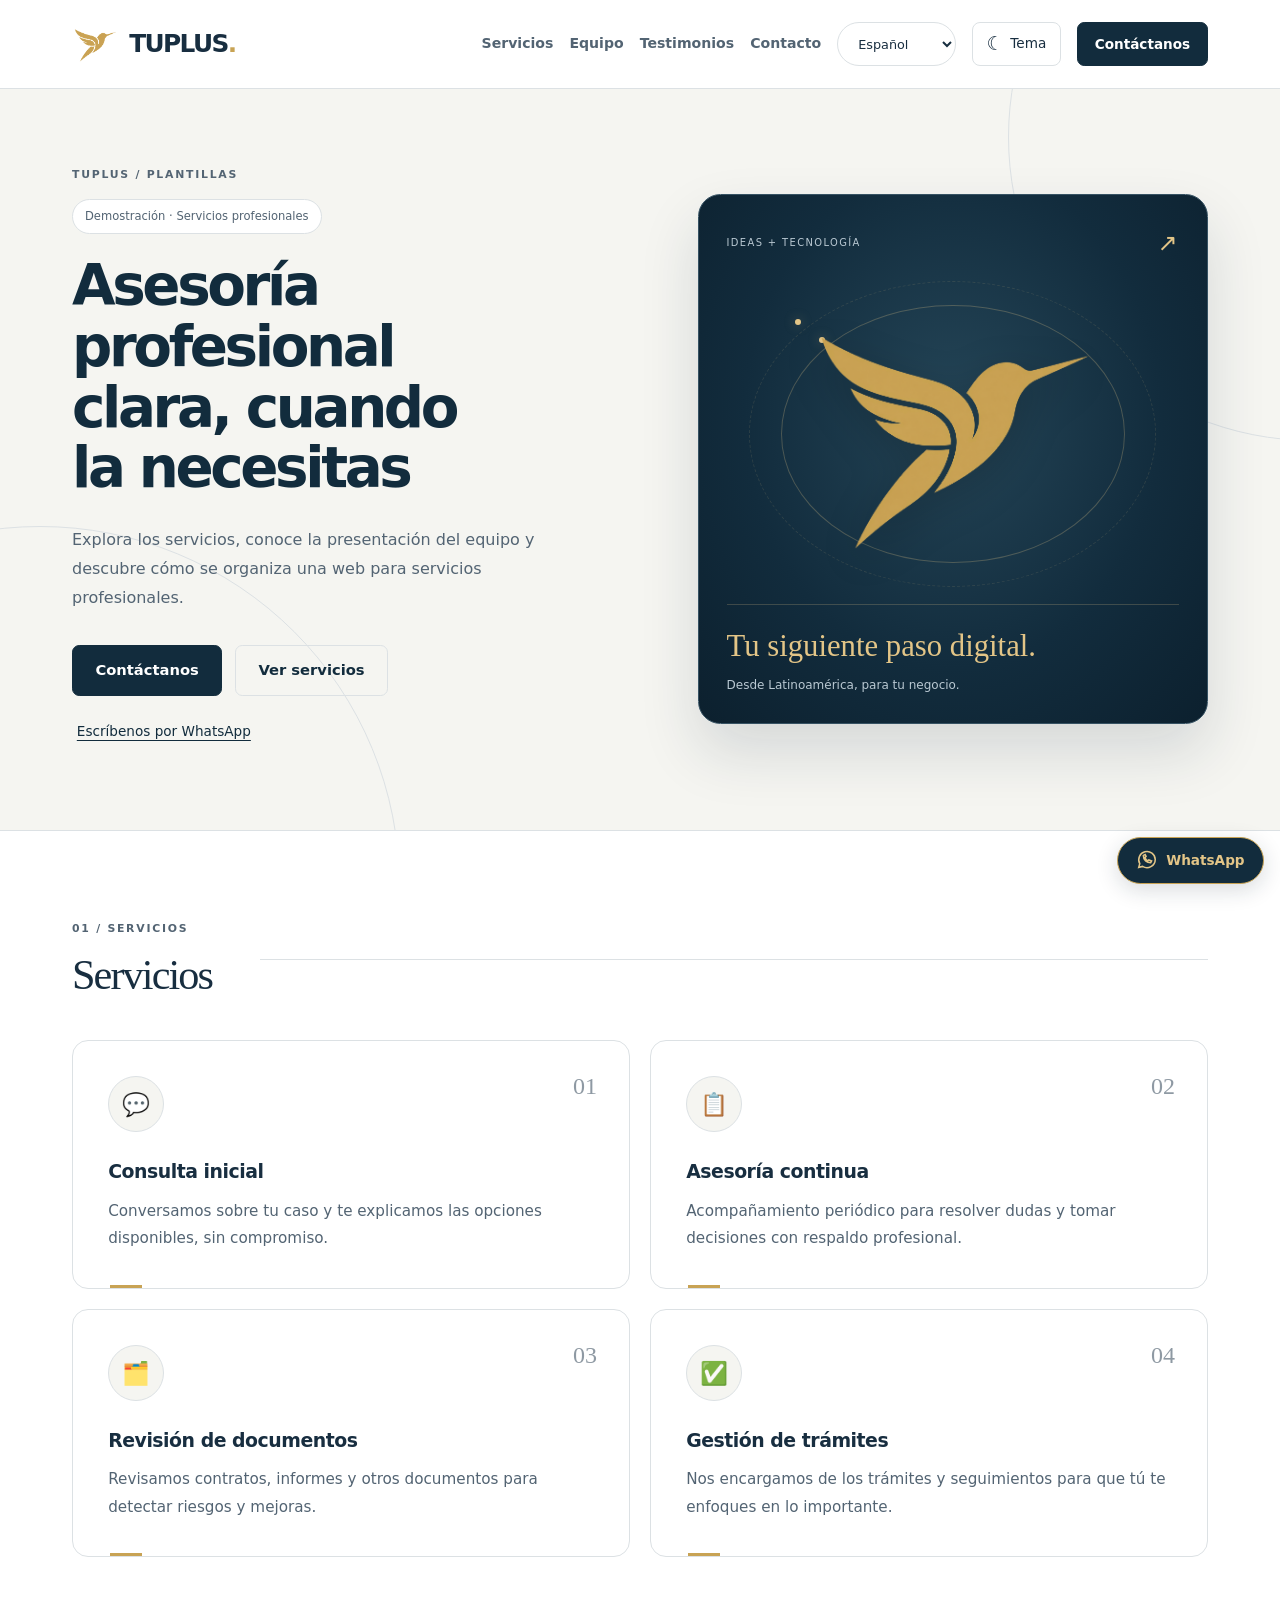
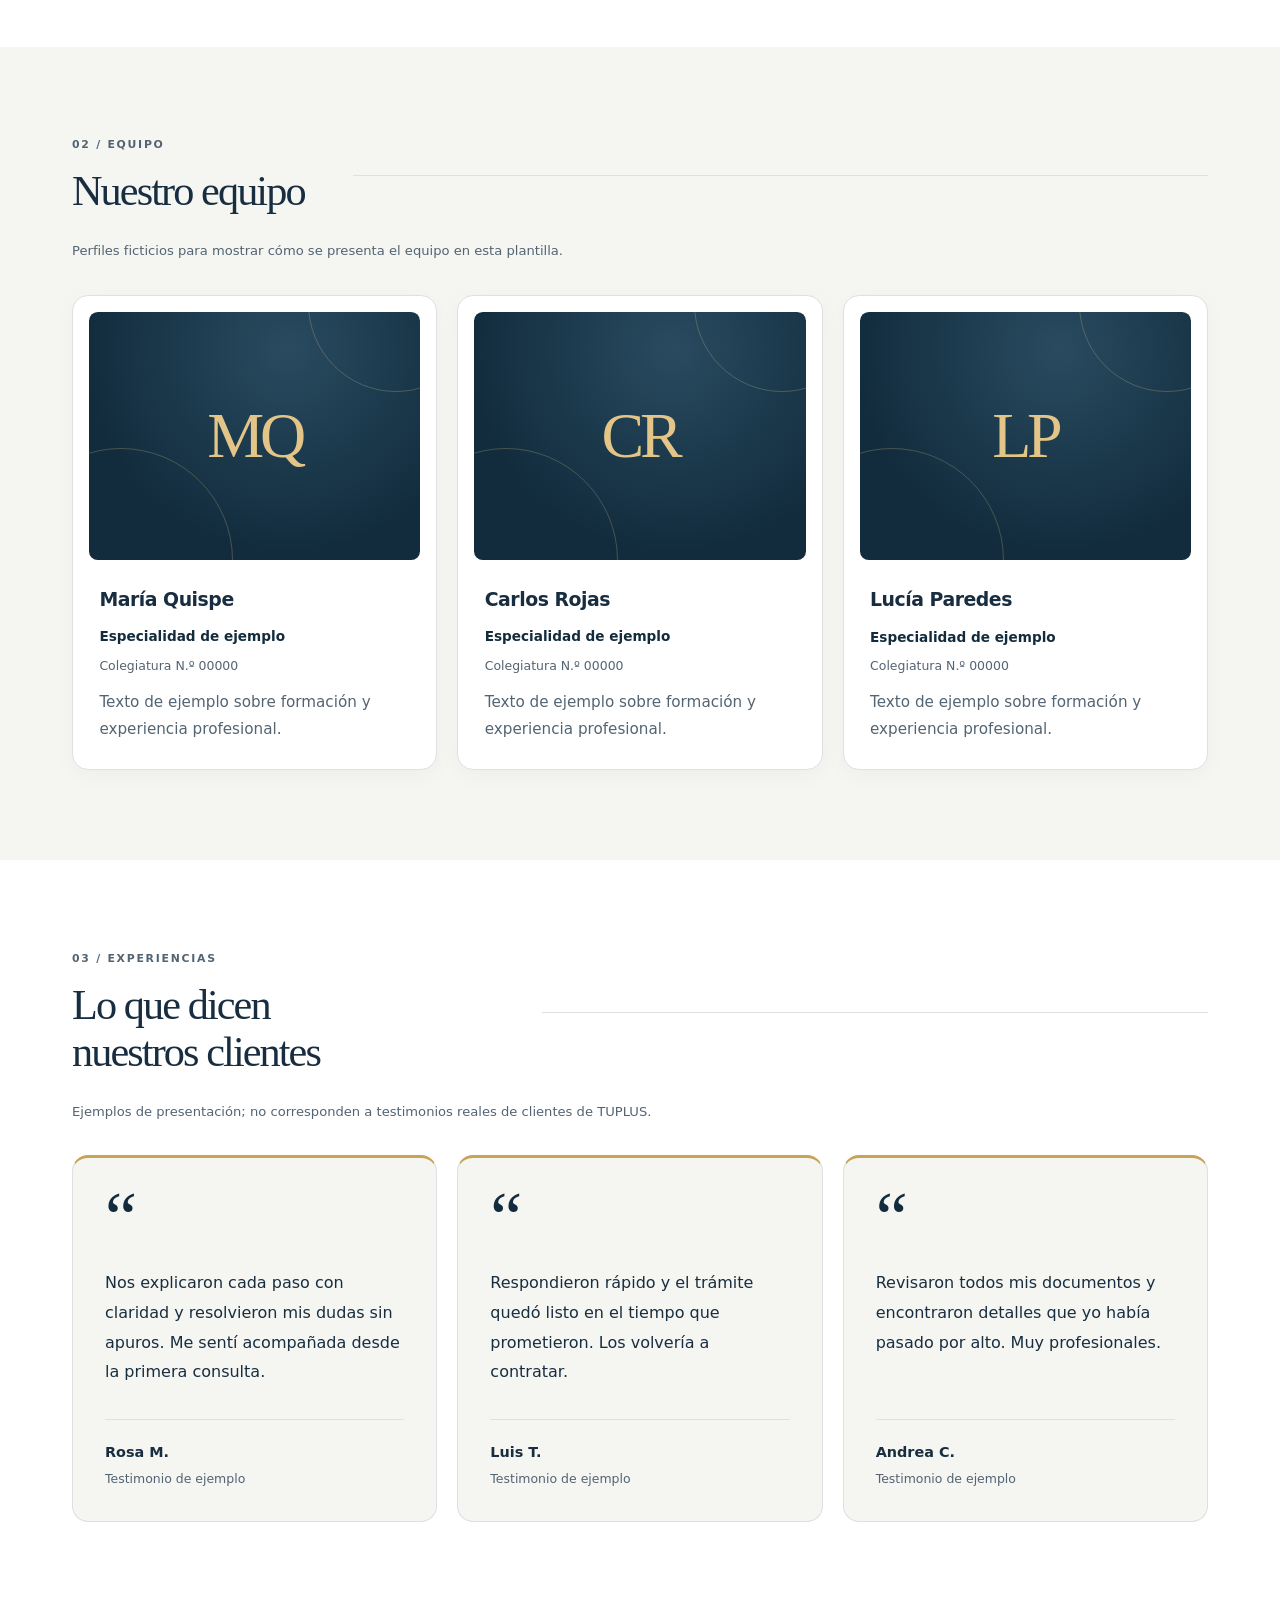
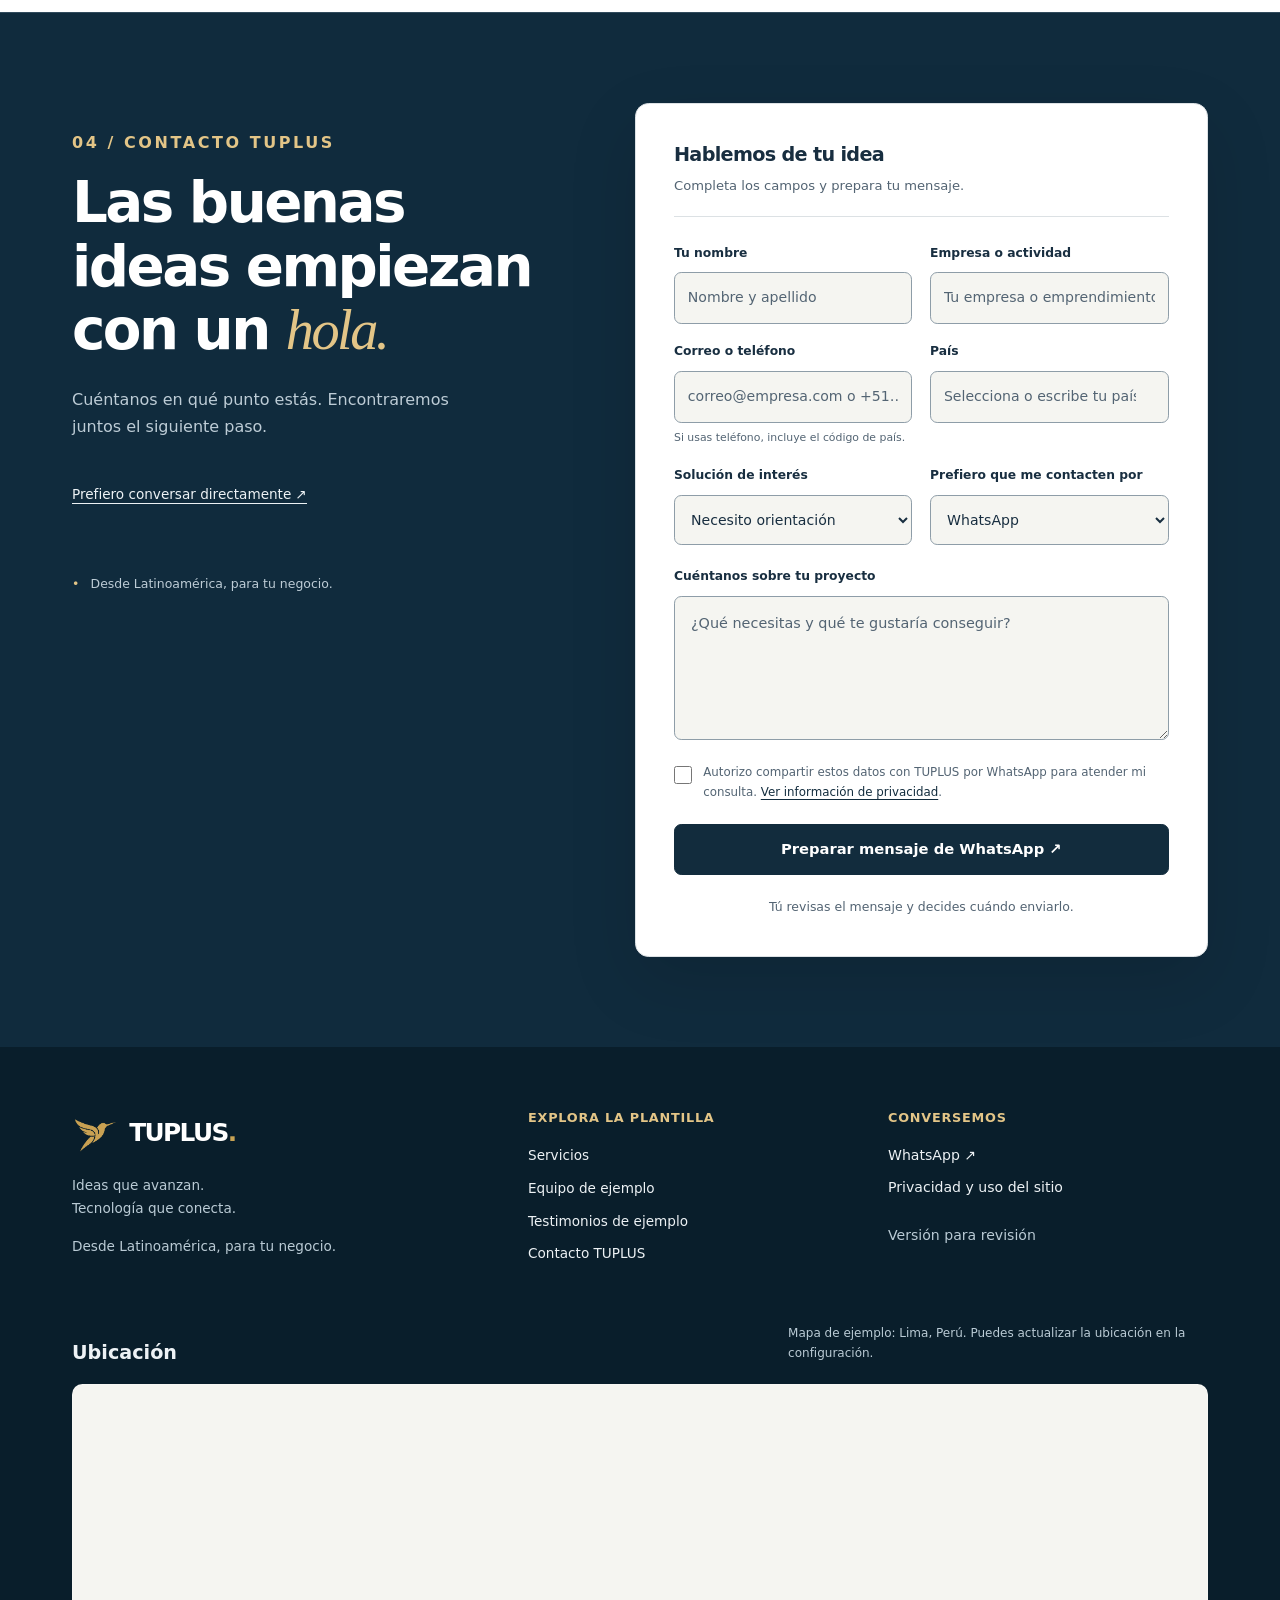
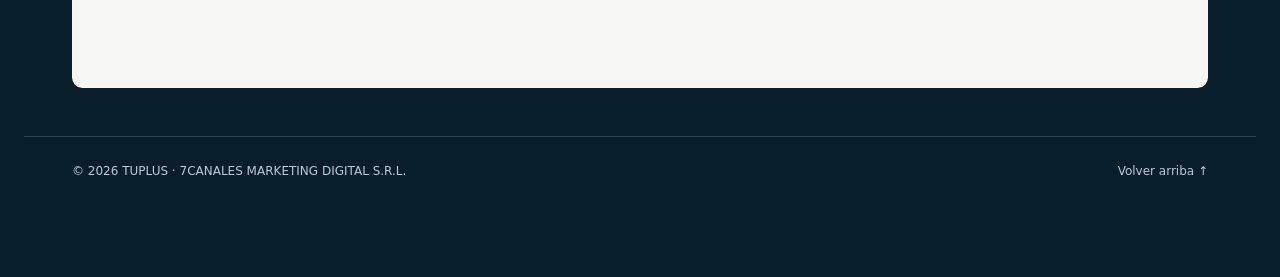
<file: frontend/index.html>
<!DOCTYPE html>
<html lang="es">
<head>
  <meta charset="utf-8">
  <meta name="viewport" content="width=device-width, initial-scale=1, viewport-fit=cover">
  <title>TUPLUS | Plantilla para servicios profesionales</title>
  <meta name="description" content="Plantilla para servicios profesionales">
  <script>try { const t = localStorage.getItem("tpl-tema"); if(t === "dark" || t === "light") document.documentElement.dataset.theme = t; } catch(e) {}</script>
  <link rel="icon" href="assets/colibri.png" type="image/png">
  <link rel="stylesheet" href="CSS/styles.css">
  <link rel="stylesheet" href="CSS/marca.css">
  <link rel="stylesheet" href="CSS/contacto-v3.css">
  <!-- data.js va ANTES de main.js: main.js lee el objeto SITE -->
  <script src="JS/data.js" defer></script>
  <script src="JS/main.js" defer></script>
  <script src="JS/contacto.js" defer></script>
  <script src="JS/visual.js" defer></script>
  <script src="JS/translations.js" defer></script>
  <script src="JS/i18n.js" defer></script>
</head>
<body>
  <a class="skip-link" href="#contenido">Saltar al contenido</a>

  <!-- ============ HEADER (BL-01) ============ -->
  <header class="site-header">
    <div class="container header-inner">
      <a class="brand" href="#inicio" aria-label="TUPLUS, inicio"><img data-logo src="assets/colibri.png" width="48" height="48" alt=""><span data-site="nombre">TUPLUS</span><span class="brand-dot" aria-hidden="true">.</span></a>

      <button class="nav-toggle" type="button" aria-expanded="false" aria-controls="menu-principal">Menú</button>

      <nav id="menu-principal" class="nav" aria-label="Principal">
        <ul>
          <li><a href="#servicios">Servicios</a></li>
          <li><a href="#equipo">Equipo</a></li>
          <li><a href="#testimonios">Testimonios</a></li>
          <li><a href="#contacto">Contacto</a></li>
        </ul>
      </nav>

      <label class="language-picker" translate="no"><span class="sr-only">Idioma del sitio</span><select id="site-language" aria-label="Idioma del sitio"><option value="es">Español</option><option value="en">English</option><option value="zh">简体中文</option><option value="ru">Русский</option><option value="pt">Português</option><option value="fr">Français</option><option value="ja">日本語</option><option value="de">Deutsch</option></select></label>
      <button class="theme-toggle" type="button" aria-label="Activar tema oscuro" aria-pressed="false" hidden><span class="theme-icon" aria-hidden="true">☾</span><span>Tema</span></button>

      <!-- Botón de contacto siempre visible, también en móvil -->
      <a class="btn btn-primary header-cta" href="#contacto">Contáctanos</a>
    </div>
  </header>

  <main id="contenido" tabindex="-1">

    <!-- ============ HERO (BL-01) ============ -->
    <section id="inicio" class="hero" aria-labelledby="hero-titulo">
      <div class="container hero-inner">
        <div class="hero-copy"><p class="eyebrow">TUPLUS / PLANTILLAS</p>
        <p class="demo-badge">Demostración · Servicios profesionales</p>
        <h1 id="hero-titulo" data-site="titulo">Asesoría profesional clara, cuando la necesitas</h1>
        <p class="hero-texto" data-site="subtitulo">
          Explora los servicios, conoce la presentación del equipo y descubre cómo se organiza una web para servicios profesionales.
        </p>
        <!-- Acciones de la plantilla -->
        <div class="hero-acciones">
          <a class="btn btn-primary" href="#contacto">Contáctanos</a>
          <a class="btn btn-secondary" href="#servicios">Ver servicios</a>
          <a class="btn btn-secondary" href="https://wa.me/51916828870" data-whatsapp target="_blank" rel="noopener">Escríbenos por WhatsApp</a>
        </div>
        </div>
        <figure class="brand-scene">
          <div class="scene-top"><span>IDEAS + TECNOLOGÍA</span><span aria-hidden="true">↗</span></div>
          <div class="logo-orbit"><span class="orbit-ring" aria-hidden="true"></span><span class="orbit-ring orbit-ring-two" aria-hidden="true"></span><img data-logo src="assets/colibri.png" width="320" height="320" alt="Colibrí de TUPLUS"></div>
          <figcaption><span class="scene-caption" data-site="lema">Tu siguiente paso digital.</span><span class="scene-subtitle" data-site="region">Desde Latinoamérica, para tu negocio.</span></figcaption>
        </figure>
      </div>
    </section>

    <!-- ============ SERVICIOS (BL-02) ============ -->
    <section id="servicios" class="section" aria-labelledby="servicios-titulo">
      <div class="container">
        <div class="section-heading"><div><p class="eyebrow">01 / SERVICIOS</p><h2 id="servicios-titulo">Servicios</h2></div></div>
        <div id="lista-servicios" class="grid"></div>
      </div>
    </section>

    <!-- ============ EQUIPO (BL-03) ============ -->
    <section id="equipo" class="section section-alt" aria-labelledby="equipo-titulo">
      <div class="container">
        <div class="section-heading"><div><p class="eyebrow">02 / EQUIPO</p><h2 id="equipo-titulo">Nuestro equipo</h2></div></div>
        <p class="demo-note">Perfiles ficticios para mostrar cómo se presenta el equipo en esta plantilla.</p>
        <div id="lista-equipo" class="grid"></div>
      </div>
    </section>

    <!-- ============ TESTIMONIOS (BL-04) ============ -->
    <section id="testimonios" class="section" aria-labelledby="testimonios-titulo">
      <div class="container">
        <div class="section-heading"><div><p class="eyebrow">03 / EXPERIENCIAS</p><h2 id="testimonios-titulo">Lo que dicen nuestros clientes</h2></div></div>
        <p class="demo-note">Ejemplos de presentación; no corresponden a testimonios reales de clientes de TUPLUS.</p>
        <div id="lista-testimonios" class="grid"></div>
      </div>
    </section>

    <!-- ============ CONTACTO (BL-05) ============ -->
    <section id="contacto" class="section section-alt" aria-labelledby="contacto-titulo">
      <div class="container contact-layout">
        <div class="contact-copy"><p class="eyebrow">04 / CONTACTO TUPLUS</p><h2 id="contacto-titulo"><span>Las buenas ideas empiezan con un</span> <em>hola.</em></h2>
        <p>Cuéntanos en qué punto estás. Encontraremos juntos el siguiente paso.</p>
        <a class="contact-direct" data-whatsapp href="https://wa.me/51916828870" target="_blank" rel="noopener noreferrer">Prefiero conversar directamente ↗</a>
        <p class="contact-region" data-site="region">Desde Latinoamérica, para tu negocio.</p></div>

        <form id="form-contacto" class="form" novalidate>
          <div class="form-heading"><h3>Hablemos de tu idea</h3><p>Completa los campos y prepara tu mensaje.</p></div>
          <div class="field-grid">
            <div class="campo"><label for="campo-nombre">Tu nombre</label><input id="campo-nombre" name="nombre" autocomplete="name" maxlength="80" placeholder="Nombre y apellido" required aria-describedby="error-nombre"><p id="error-nombre" class="error-campo" hidden></p></div>
            <div class="campo"><label for="campo-empresa">Empresa o actividad</label><input id="campo-empresa" name="empresa" autocomplete="organization" maxlength="100" placeholder="Tu empresa o emprendimiento" required aria-describedby="error-empresa"><p id="error-empresa" class="error-campo" hidden></p></div>
            <div class="campo"><label for="campo-contacto">Correo o teléfono</label><input id="campo-contacto" name="contacto" maxlength="120" placeholder="correo@empresa.com o +51…" required aria-describedby="contact-hint error-contacto"><small id="contact-hint">Si usas teléfono, incluye el código de país.</small><p id="error-contacto" class="error-campo" hidden></p></div>
            <div class="campo"><label for="campo-pais">País</label><input id="campo-pais" name="pais" list="paises" autocomplete="country-name" maxlength="60" placeholder="Selecciona o escribe tu país" required aria-describedby="error-pais"><datalist id="paises"></datalist><p id="error-pais" class="error-campo" hidden></p></div>
            <div class="campo"><label for="campo-servicio">Solución de interés</label><select id="campo-servicio" name="servicio"><option value="orientacion">Necesito orientación</option><option value="plantilla">Plantilla para servicios profesionales</option><option value="web">Diseño web</option><option value="commerce">Tiendas virtuales</option><option value="automation">Automatización</option><option value="systems">Sistemas a medida</option><option value="data">Datos y seguridad</option></select></div>
            <div class="campo"><label for="campo-preferencia">Prefiero que me contacten por</label><select id="campo-preferencia" name="preferencia"><option value="whatsapp">WhatsApp</option><option value="correo">Correo electrónico</option><option value="llamada">Llamada</option></select></div>
          </div>
          <div class="campo"><label for="campo-mensaje">Cuéntanos sobre tu proyecto</label><textarea id="campo-mensaje" name="mensaje" rows="4" maxlength="1000" placeholder="¿Qué necesitas y qué te gustaría conseguir?" required aria-describedby="error-mensaje"></textarea><p id="error-mensaje" class="error-campo" hidden></p></div>
          <div class="campo-trampa" aria-hidden="true"><label for="campo-web">No llenar este campo</label><input id="campo-web" name="_gotcha" tabindex="-1" autocomplete="off"></div>
          <label class="consent"><input id="campo-consentimiento" name="consentimiento" type="checkbox" required aria-describedby="error-consentimiento"><span><span>Autorizo compartir estos datos con TUPLUS por WhatsApp para atender mi consulta.</span> <a href="privacidad.html">Ver información de privacidad</a>.</span></label>
          <p id="error-consentimiento" class="error-campo" hidden></p>
          <button class="btn btn-primary" type="submit">Preparar mensaje de WhatsApp ↗</button>
          <p class="form-privacidad">Tú revisas el mensaje y decides cuándo enviarlo.</p>
          <div id="form-estado" class="form-estado" role="status" aria-live="polite" hidden></div>
        </form>
      </div>
    </section>

  </main>

  <!-- ============ FOOTER (BL-07) ============ -->
  <footer class="site-footer">
    <div class="container footer-grid">
      <div class="footer-about">
        <a class="brand" href="#inicio" aria-label="TUPLUS, volver al inicio"><img data-logo src="assets/colibri.png" width="48" height="48" alt=""><span data-site="nombre">TUPLUS</span><span class="brand-dot" aria-hidden="true">.</span></a>
        <p>Ideas que avanzan.<br>Tecnología que conecta.</p>
        <p class="footer-region" data-site="region">Desde Latinoamérica, para tu negocio.</p>
      </div>
      <div><h2 class="footer-titulo">Explora la plantilla</h2><ul class="footer-links"><li><a href="#servicios">Servicios</a></li><li><a href="#equipo">Equipo de ejemplo</a></li><li><a href="#testimonios">Testimonios de ejemplo</a></li><li><a href="#contacto">Contacto TUPLUS</a></li></ul></div>
      <div><h2 class="footer-titulo">Conversemos</h2><p><a data-whatsapp href="https://wa.me/51916828870" target="_blank" rel="noopener noreferrer">WhatsApp ↗</a></p><p><a href="privacidad.html">Privacidad y uso del sitio</a></p><p class="footer-note">Versión para revisión</p><p data-optional="correo" hidden><a data-correo data-site="correo"></a></p><p data-optional="direccion" hidden data-site="direccion"></p><p data-optional="horario" hidden data-site="horario"></p><p id="ruta" hidden><a id="enlace-ruta" href="#" target="_blank" rel="noopener noreferrer">Cómo llegar ↗</a></p></div>
      <div id="bloque-redes" hidden><h2 class="footer-titulo">Síguenos</h2><ul class="redes"><li><a href="#" data-red="facebook">Facebook ↗</a></li><li><a href="#" data-red="instagram">Instagram ↗</a></li><li><a href="#" data-red="linkedin">LinkedIn ↗</a></li><li><a href="#" data-red="tiktok">TikTok ↗</a></li></ul></div>
    </div>
    <section class="container location-block" aria-labelledby="ubicacion-titulo"><div class="location-heading"><h2 id="ubicacion-titulo">Ubicación</h2><p>Mapa de ejemplo: Lima, Perú. Puedes actualizar la ubicación en la configuración.</p></div><div id="contenedor-mapa" class="mapa" hidden></div></section>
    <div class="container footer-bottom"><p>© <span id="anio"></span> <span data-site="nombre">TUPLUS</span> · <span data-site="empresa">7CANALES MARKETING DIGITAL S.R.L.</span></p><a href="#inicio">Volver arriba ↑</a></div>
  </footer>

  <!-- ============ BOTÓN FLOTANTE DE WHATSAPP (BL-06) ============ -->
  <a class="wa-float" href="https://wa.me/51916828870" data-whatsapp target="_blank" rel="noopener" aria-label="Escribir a TUPLUS por WhatsApp"><svg viewBox="0 0 24 24" fill="none" stroke="currentColor" stroke-width="1.7" aria-hidden="true"><path d="M21 11.5A9 9 0 0 1 7.2 19L3 20l1.1-4A9 9 0 1 1 21 11.5Z"/><path d="M8 7c0 5 4 8 8 8l1-2-3-1-1 1c-2-1-3-2-3-4l1-1-1-2Z"/></svg><span>WhatsApp</span></a>
</body>
</html>
</file>
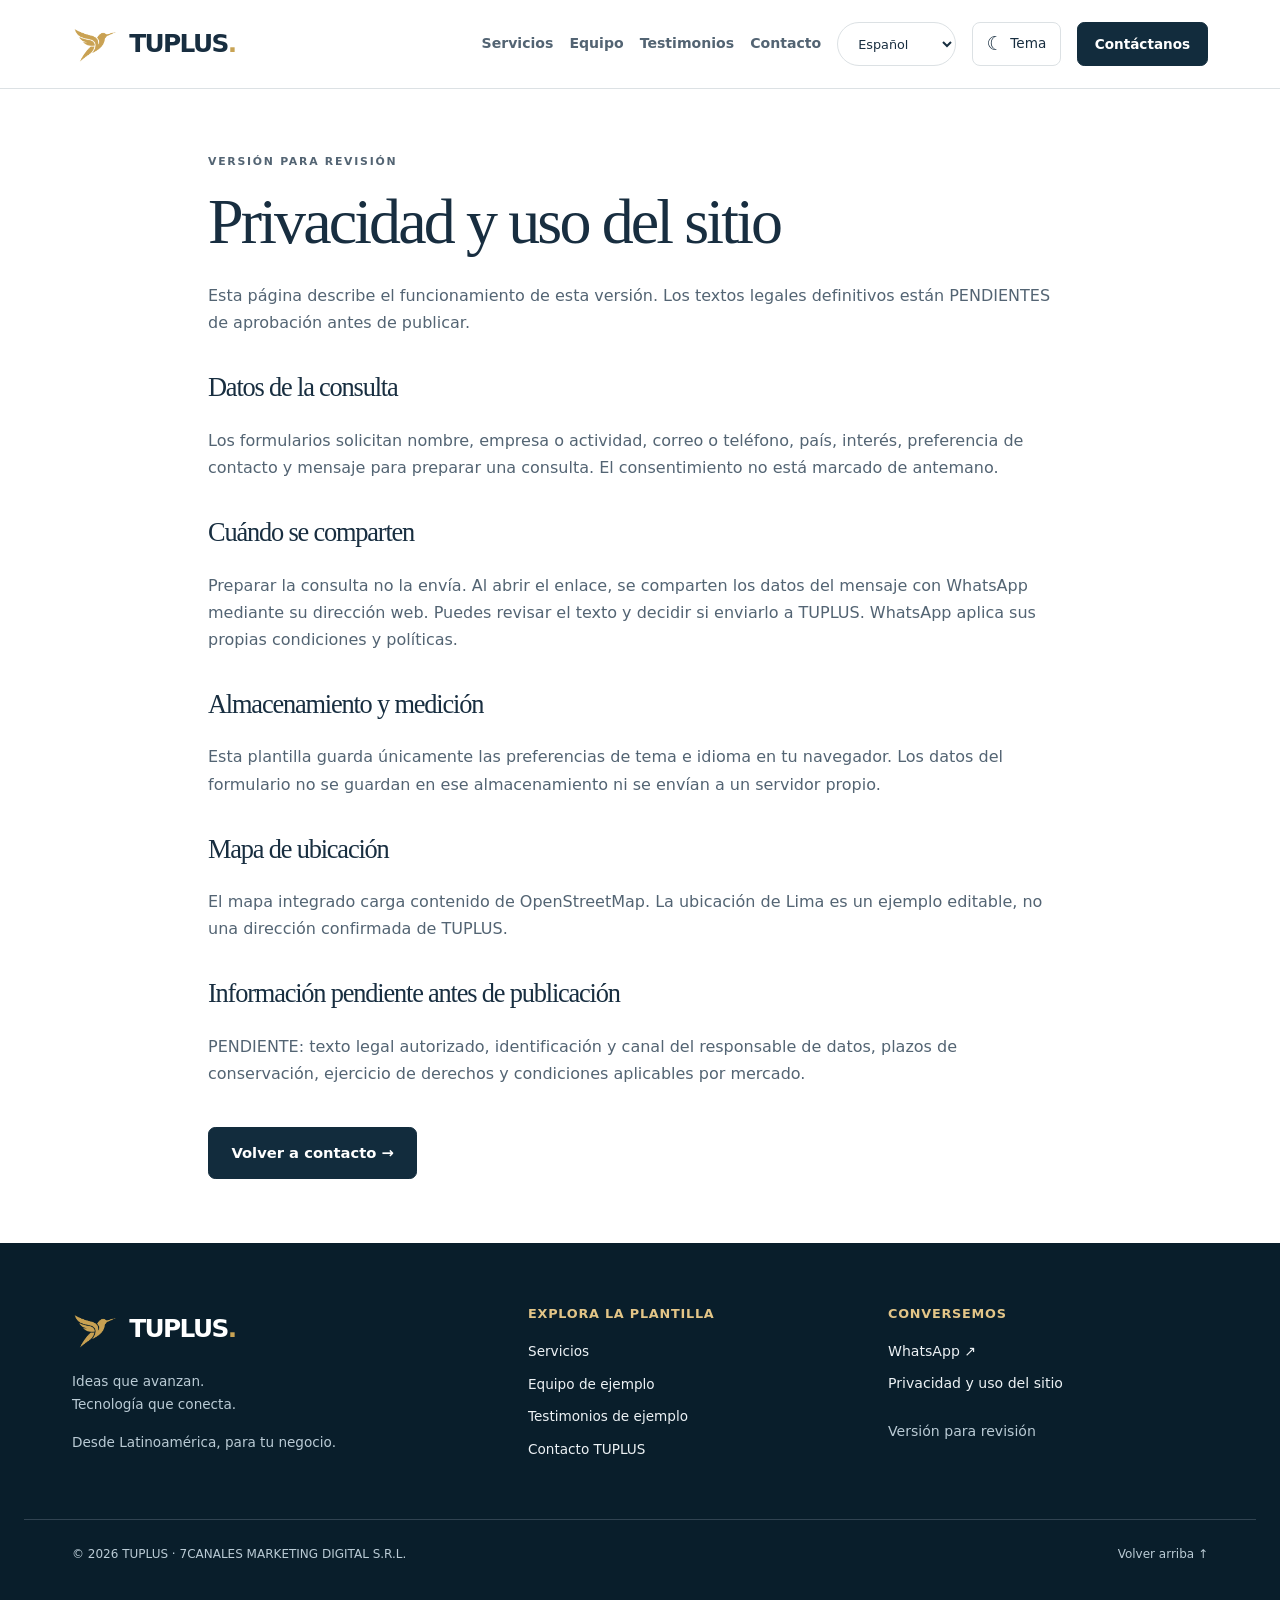
<file: frontend/privacidad.html>
<!DOCTYPE html>
<html lang="es">
<head>
  <meta charset="utf-8">
  <meta name="viewport" content="width=device-width, initial-scale=1, viewport-fit=cover">
  <title>Privacidad y uso del sitio | TUPLUS</title>
  <meta name="description" content="Privacidad y uso del sitio">
  <script>try { const t = localStorage.getItem("tpl-tema"); if(t === "dark" || t === "light") document.documentElement.dataset.theme = t; } catch(e) {}</script>
  <link rel="icon" href="assets/colibri.png" type="image/png">
  <link rel="stylesheet" href="CSS/styles.css">
  <link rel="stylesheet" href="CSS/marca.css">
  <link rel="stylesheet" href="CSS/contacto-v3.css">
  <!-- data.js va ANTES de main.js: main.js lee el objeto SITE -->
  <script src="JS/data.js" defer></script>
  <script src="JS/main.js" defer></script>
  <script src="JS/contacto.js" defer></script>
  <script src="JS/visual.js" defer></script>
  <script src="JS/translations.js" defer></script>
  <script src="JS/i18n.js" defer></script>
</head>
<body><a class="skip-link" href="#contenido">Saltar al contenido</a>  <header class="site-header">
    <div class="container header-inner">
      <a class="brand" href="index.html#inicio" aria-label="TUPLUS, inicio"><img data-logo src="assets/colibri.png" width="48" height="48" alt=""><span data-site="nombre">TUPLUS</span><span class="brand-dot" aria-hidden="true">.</span></a>

      <button class="nav-toggle" type="button" aria-expanded="false" aria-controls="menu-principal">Menú</button>

      <nav id="menu-principal" class="nav" aria-label="Principal">
        <ul>
          <li><a href="index.html#servicios">Servicios</a></li>
          <li><a href="index.html#equipo">Equipo</a></li>
          <li><a href="index.html#testimonios">Testimonios</a></li>
          <li><a href="index.html#contacto">Contacto</a></li>
        </ul>
      </nav>

      <label class="language-picker" translate="no"><span class="sr-only">Idioma del sitio</span><select id="site-language" aria-label="Idioma del sitio"><option value="es">Español</option><option value="en">English</option><option value="zh">简体中文</option><option value="ru">Русский</option><option value="pt">Português</option><option value="fr">Français</option><option value="ja">日本語</option><option value="de">Deutsch</option></select></label>
      <button class="theme-toggle" type="button" aria-label="Activar tema oscuro" aria-pressed="false" hidden><span class="theme-icon" aria-hidden="true">☾</span><span>Tema</span></button>

      <!-- Botón de contacto siempre visible, también en móvil -->
      <a class="btn btn-primary header-cta" href="index.html#contacto">Contáctanos</a>
    </div>
  </header>

<main id="contenido" tabindex="-1"><article class="container privacy-content"><p class="eyebrow">VERSIÓN PARA REVISIÓN</p><h1>Privacidad y uso del sitio</h1><p>Esta página describe el funcionamiento de esta versión. Los textos legales definitivos están PENDIENTES de aprobación antes de publicar.</p><h2>Datos de la consulta</h2><p>Los formularios solicitan nombre, empresa o actividad, correo o teléfono, país, interés, preferencia de contacto y mensaje para preparar una consulta. El consentimiento no está marcado de antemano.</p><h2>Cuándo se comparten</h2><p>Preparar la consulta no la envía. Al abrir el enlace, se comparten los datos del mensaje con WhatsApp mediante su dirección web. Puedes revisar el texto y decidir si enviarlo a TUPLUS. WhatsApp aplica sus propias condiciones y políticas.</p><h2>Almacenamiento y medición</h2><p>Esta plantilla guarda únicamente las preferencias de tema e idioma en tu navegador. Los datos del formulario no se guardan en ese almacenamiento ni se envían a un servidor propio.</p><h2>Mapa de ubicación</h2><p>El mapa integrado carga contenido de OpenStreetMap. La ubicación de Lima es un ejemplo editable, no una dirección confirmada de TUPLUS.</p><h2>Información pendiente antes de publicación</h2><p>PENDIENTE: texto legal autorizado, identificación y canal del responsable de datos, plazos de conservación, ejercicio de derechos y condiciones aplicables por mercado.</p><a class="btn btn-primary" href="index.html#contacto">Volver a contacto →</a></article></main>  <footer class="site-footer">
    <div class="container footer-grid">
      <div class="footer-about">
        <a class="brand" href="index.html#inicio" aria-label="TUPLUS, volver al inicio"><img data-logo src="assets/colibri.png" width="48" height="48" alt=""><span data-site="nombre">TUPLUS</span><span class="brand-dot" aria-hidden="true">.</span></a>
        <p>Ideas que avanzan.<br>Tecnología que conecta.</p>
        <p class="footer-region" data-site="region">Desde Latinoamérica, para tu negocio.</p>
      </div>
      <div><h2 class="footer-titulo">Explora la plantilla</h2><ul class="footer-links"><li><a href="index.html#servicios">Servicios</a></li><li><a href="index.html#equipo">Equipo de ejemplo</a></li><li><a href="index.html#testimonios">Testimonios de ejemplo</a></li><li><a href="index.html#contacto">Contacto TUPLUS</a></li></ul></div>
      <div><h2 class="footer-titulo">Conversemos</h2><p><a data-whatsapp href="https://wa.me/51916828870" target="_blank" rel="noopener noreferrer">WhatsApp ↗</a></p><p><a href="privacidad.html">Privacidad y uso del sitio</a></p><p class="footer-note">Versión para revisión</p><p data-optional="correo" hidden><a data-correo data-site="correo"></a></p><p data-optional="direccion" hidden data-site="direccion"></p><p data-optional="horario" hidden data-site="horario"></p><p id="ruta" hidden><a id="enlace-ruta" href="index.html#" target="_blank" rel="noopener noreferrer">Cómo llegar ↗</a></p></div>
      <div id="bloque-redes" hidden><h2 class="footer-titulo">Síguenos</h2><ul class="redes"><li><a href="index.html#" data-red="facebook">Facebook ↗</a></li><li><a href="index.html#" data-red="instagram">Instagram ↗</a></li><li><a href="index.html#" data-red="linkedin">LinkedIn ↗</a></li><li><a href="index.html#" data-red="tiktok">TikTok ↗</a></li></ul></div>
    </div>
    
    <div class="container footer-bottom"><p>© <span id="anio"></span> <span data-site="nombre">TUPLUS</span> · <span data-site="empresa">7CANALES MARKETING DIGITAL S.R.L.</span></p><a href="index.html#inicio">Volver arriba ↑</a></div>
  </footer>

</body></html>
</file>
<file: frontend/CSS/styles.css>
/* TPL-001 · Identidad visual configurable: marino, dorado y fondos claros. */
:root {
  color-scheme: light;
  --color-texto: #182e40;
  --color-texto-suave: #536473;
  --color-fondo: #ffffff;
  --color-fondo-alt: #f5f5f1;
  --color-primario: #122c3d;
  --color-primario-hover: #22475d;
  --color-acento: #c8a354;
  --color-borde: #dce1e4;
  --color-whatsapp: #166b45;
  --color-error: #b3261e;
  --color-exito: #1e7a4a;
  --color-boton: #122c3d;
  --color-boton-texto: #ffffff;
  --color-footer: #122c3d;
  --fuente: 'Segoe UI', system-ui, -apple-system, Roboto, Arial, sans-serif;
  --fuente-titulos: Georgia, 'Times New Roman', serif;
  --texto-base: 1rem;
  --texto-h1: clamp(2.5rem, 5.4vw, 5rem);
  --texto-h2: clamp(2rem, 3.5vw, 3.4rem);
  --espacio: clamp(1.15rem, 4vw, 3rem);
  --radio: 1rem;
  --ancho-max: 77rem;
  --alto-header: 5.5rem;
  --sombra: 0 16px 44px rgb(20 35 50 / 7%);
}
:root[data-theme='dark'] {
  color-scheme: dark;
  --color-texto: #edf2f5;
  --color-texto-suave: #b9c8d2;
  --color-fondo: #102635;
  --color-fondo-alt: #0c1e2b;
  --color-primario: #e3c587;
  --color-primario-hover: #f0d9ab;
  --color-acento: #c8a354;
  --color-borde: #304857;
  --color-boton: #e3c587;
  --color-boton-texto: #122c3d;
  --color-error: #ffb6b0;
  --color-exito: #9ad9b3;
  --color-footer: #081923;
  --sombra: 0 16px 44px rgb(0 0 0 / 16%);
}
*, *::before, *::after { box-sizing: border-box; }
[hidden] { display: none !important; }
html { scroll-padding-top: calc(var(--alto-header) + 1rem); }
body { margin: 0; color: var(--color-texto); background: var(--color-fondo); font: var(--texto-base)/1.7 var(--fuente); }
img { max-width: 100%; height: auto; }
button, input, textarea { font: inherit; }
a { color: var(--color-primario); text-underline-offset: .25em; }
button, a, input, textarea { -webkit-tap-highlight-color: transparent; }
::selection { background: #e3c587; color: #122c3d; }
:focus-visible { outline: 3px solid var(--color-primario); outline-offset: 5px; }
h1, h2 { font-family: var(--fuente-titulos); font-weight: 400; line-height: 1.12; letter-spacing: -.045em; margin: 0 0 1.5rem; text-wrap: balance; overflow-wrap: anywhere; }
h1 { font-size: var(--texto-h1); }
h2 { font-size: var(--texto-h2); }
p { margin: 0 0 1rem; max-width: 65ch; }
.container { width: 100%; max-width: var(--ancho-max); margin-inline: auto; padding-inline: var(--espacio); }
.skip-link { position: fixed; top: 1rem; left: 1rem; z-index: 100; transform: translateY(-180%); padding: .8rem 1rem; background: var(--color-boton); color: var(--color-boton-texto); border-radius: .5rem; }
.skip-link:focus { transform: none; }

/* Navegación y controles */
.site-header { position: sticky; top: 0; z-index: 50; background: var(--color-fondo); border-bottom: 1px solid var(--color-borde); padding-top: env(safe-area-inset-top, 0px); }
.header-inner { min-height: var(--alto-header); display: flex; gap: 1.2rem; align-items: center; }
.brand { margin-right: auto; max-width: 16rem; min-width: 0; color: var(--color-texto); font-size: 1.12rem; font-weight: 750; line-height: 1.25; text-decoration: none; letter-spacing: -.025em; overflow-wrap: anywhere; }
.nav ul { display: flex; gap: 1.4rem; margin: 0; padding: 0; list-style: none; }
.nav a { position: relative; display: block; padding: .8rem 0; color: var(--color-texto-suave); font-size: .88rem; font-weight: 600; text-decoration: none; }
.nav a::after { content: ''; position: absolute; bottom: .5rem; left: 0; width: 100%; height: 2px; background: var(--color-acento); transform: scaleX(0); transform-origin: left; transition: transform .25s; }
.nav a:hover::after, .nav a:focus-visible::after { transform: scaleX(1); }
.nav-toggle, .theme-toggle { min-height: 44px; padding: .5rem .85rem; border: 1px solid var(--color-borde); border-radius: .5rem; background: var(--color-fondo); color: var(--color-texto); cursor: pointer; font-size: .85rem; }
.nav-toggle { display: none; }
.theme-toggle { display: inline-flex; align-items: center; justify-content: center; gap: .4rem; flex-shrink: 0; }
.theme-icon { font-size: 1.2rem; line-height: 1; }
.btn { display: inline-flex; align-items: center; justify-content: center; gap: .8rem; min-height: 50px; padding: .85rem 1.4rem; border: 1px solid var(--color-boton); border-radius: .45rem; font: 650 .92rem/1.5 var(--fuente); text-align: center; text-decoration: none; cursor: pointer; transition: transform .25s, box-shadow .25s, background .25s, border-color .25s; }
.btn-primary { background: var(--color-boton); color: var(--color-boton-texto); }
.btn-primary:hover { background: var(--color-primario-hover); border-color: var(--color-primario-hover); box-shadow: 0 6px 20px rgb(20 35 50 / 14%); }
.btn-secondary { background: transparent; color: var(--color-primario); border-color: var(--color-borde); }
.btn-secondary:hover { background: var(--color-fondo); border-color: var(--color-primario); }
.header-cta { flex-shrink: 0; min-height: 44px; padding: .65rem 1.05rem; font-size: .85rem; }

/* Portada: misma información, mayor jerarquía y espacio de lectura. */
.hero { position: relative; isolation: isolate; overflow: hidden; padding-block: clamp(4rem, 8vw, 7rem); background: var(--color-fondo-alt); border-bottom: 1px solid var(--color-borde); }
.hero::before, .hero::after { content: ''; position: absolute; z-index: -1; pointer-events: none; border: 1px solid var(--color-borde); border-radius: 50%; width: 38rem; height: 38rem; }
.hero::before { top: -16rem; right: -21rem; }
.hero::after { bottom: -26rem; left: -20rem; width: 45rem; height: 45rem; }
.hero-inner { max-width: 68rem; text-align: center; }
.hero h1 { max-width: 18ch; margin-inline: auto; color: var(--color-primario); }
.hero h1::before { content: ''; display: block; width: 3rem; height: 3px; background: var(--color-acento); margin: 0 auto 2rem; }
.hero-texto { max-width: 56ch; margin: 0 auto; font-size: clamp(1rem, 1.8vw, 1.12rem); color: var(--color-texto-suave); line-height: 1.8; }
.hero-acciones { display: flex; gap: .8rem; justify-content: center; flex-wrap: wrap; margin-top: 2.25rem; }
.hero-acciones [data-whatsapp] { flex-basis: 100%; border: 0; min-height: 44px; padding: .3rem; background: transparent; text-decoration: underline; text-underline-offset: .3em; font-size: .85rem; font-weight: 500; }

/* Ritmo de secciones y tarjetas */
.section { padding-block: clamp(3.5rem, 7vw, 6.5rem); }
.section-alt { background: var(--color-fondo-alt); }
.section-heading { display: flex; align-items: center; gap: 3rem; margin-bottom: 2.6rem; }
.section-heading h2 { max-width: 20ch; margin: 0; }
.section-heading::after { content: ''; flex: 1; height: 1px; background: var(--color-borde); }
.grid { display: grid; grid-template-columns: repeat(3, minmax(0, 1fr)); gap: 1.25rem; }
.grid > * { min-width: 0; }
#lista-servicios { grid-template-columns: repeat(2, minmax(0, 1fr)); }
.card { position: relative; padding: 2rem; background: var(--color-fondo); border: 1px solid var(--color-borde); border-radius: var(--radio); overflow-wrap: anywhere; transition: transform .3s, box-shadow .3s, border-color .3s; }
#lista-servicios .card { padding: 2.3rem; border-radius: .5rem; }
#lista-servicios .card::after { content: ''; position: absolute; left: 2.3rem; bottom: 0; width: 2rem; height: 3px; background: var(--color-acento); transition: width .3s; }
.card-icono { display: inline-flex; align-items: center; justify-content: center; width: 3.1rem; height: 3.1rem; margin-bottom: 1.7rem; background: var(--color-fondo-alt); border: 1px solid var(--color-borde); border-radius: .75rem; font-size: 1.4rem; }
.card-titulo { margin: 0 0 .8rem; font-size: 1.18rem; line-height: 1.35; letter-spacing: -.025em; }
.card-texto { margin: 0; color: var(--color-texto-suave); font-size: .95rem; line-height: 1.8; }
.card-equipo { padding: 1rem 1rem 1.6rem; }
.card-equipo > :not(.foto-equipo) { margin-inline: .65rem; }
.foto-equipo { display: block; width: 100%; aspect-ratio: 4/3; object-fit: cover; object-position: center top; border-radius: .55rem; margin-bottom: 1.7rem; }
.foto-iniciales { display: flex; position: relative; align-items: center; justify-content: center; overflow: hidden; background: #122c3d; color: #e3c587; font: 400 4rem/1 var(--fuente-titulos); letter-spacing: -.065em; }
.foto-iniciales::before, .foto-iniciales::after { content: ''; position: absolute; width: 11rem; height: 11rem; border: 1px solid rgb(227 197 135 / 25%); border-radius: 50%; }
.foto-iniciales::before { right: -4rem; top: -6rem; }
.foto-iniciales::after { left: -5rem; bottom: -7rem; width: 14rem; height: 14rem; }
.card-especialidad { margin: 0 0 .4rem; font-size: .85rem; color: var(--color-primario); font-weight: 650; }
.card-meta { margin: 0 0 .8rem; font-size: .78rem; color: var(--color-texto-suave); }
.card-testimonio { margin: 0; display: flex; flex-direction: column; background: var(--color-fondo-alt); border-color: transparent; }
.card-testimonio::before { content: '“'; color: var(--color-primario); font: 4.5rem/.8 var(--fuente-titulos); margin-bottom: 1.3rem; }
.testimonio-texto { margin: 0 0 2rem; }
.testimonio-texto p { margin: 0; font-size: 1rem; line-height: 1.85; }
.testimonio-autor { display: flex; flex-direction: column; gap: .25rem; margin-top: auto; border-top: 1px solid var(--color-borde); padding-top: 1.25rem; }
.testimonio-autor strong { font-size: .9rem; }
.testimonio-detalle { color: var(--color-texto-suave); font-size: .78rem; }

/* Contacto */
.contact-layout { display: grid; grid-template-columns: .85fr 1.15fr; gap: clamp(2rem, 6vw, 6rem); align-items: start; }
.contact-copy { padding-top: 1rem; }
.contact-copy h2::before { content: ''; display: block; width: 2.5rem; height: 3px; background: var(--color-acento); margin-bottom: 1.7rem; }
.contact-copy p { color: var(--color-texto-suave); max-width: 32ch; }
.form { display: grid; gap: 1.3rem; padding: clamp(1.25rem, 3vw, 2.6rem); background: var(--color-fondo); border: 1px solid var(--color-borde); border-radius: var(--radio); box-shadow: var(--sombra); min-width: 0; }
.campo label { display: block; margin-bottom: .55rem; font-size: .87rem; font-weight: 650; }
.campo input, .campo textarea { width: 100%; display: block; min-height: 48px; padding: .85rem 1rem; border: 1px solid var(--color-borde); border-radius: .45rem; background: var(--color-fondo-alt); color: var(--color-texto); font-size: 1rem; transition: border-color .2s, box-shadow .2s; }
.campo textarea { resize: vertical; min-height: 9rem; }
.campo input:focus, .campo textarea:focus { border-color: var(--color-primario); box-shadow: 0 0 0 3px var(--color-fondo-alt); }
.campo [aria-invalid='true'] { border: 2px solid var(--color-error); }
.error-campo { margin: .4rem 0 0; color: var(--color-error); font-size: .85rem; }
.form .btn { width: 100%; }
.form .btn:disabled { opacity: .6; cursor: not-allowed; transform: none; }
.form-privacidad { margin: 0; color: var(--color-texto-suave); font-size: .78rem; text-align: center; }
.form-estado { padding: .85rem 1rem; border: 1px solid; border-radius: .45rem; background: var(--color-fondo); overflow-wrap: anywhere; }
.form-estado-exito { color: var(--color-exito); }
.form-estado-error { color: var(--color-error); }
.form-estado-procesando { color: var(--color-texto); }
.btn[aria-busy="true"] { opacity: .7; cursor: wait; }
.form-estado a { color: inherit; font-weight: 600; }
.campo-trampa { position: absolute; left: -9999px; width: 1px; height: 1px; overflow: hidden; }

/* Pie y contacto flotante */
.site-footer { background: var(--color-footer); color: #edf2f5; padding-block: 3.8rem 5.5rem; }
.site-footer a { color: inherit; }
.site-footer :focus-visible { outline-color: #e3c587; }
.footer-grid { display: grid; grid-template-columns: 1fr 1.4fr .6fr; gap: 2rem; }
.footer-titulo { font-family: var(--fuente); font-size: .8rem; font-weight: 650; letter-spacing: .06em; text-transform: uppercase; margin-bottom: 1.2rem; color: #e3c587; }
.footer-grid p, .redes { font-size: .88rem; overflow-wrap: anywhere; }
.footer-grid p { margin-bottom: .5rem; }
.redes { list-style: none; margin: 0; padding: 0; }
.redes li { margin-bottom: .7rem; }
.mapa { height: 17rem; margin-top: 2.5rem; border: 1px solid rgb(255 255 255 / 20%); border-radius: .65rem; overflow: hidden; background: var(--color-fondo-alt); }
.mapa iframe { display: block; width: 100%; height: 100%; border: 0; }
.footer-copy { margin-top: 2rem; margin-bottom: 0; font-size: .8rem; }
.wa-float { position: fixed; right: 1rem; bottom: calc(1rem + env(safe-area-inset-bottom, 0px)); z-index: 45; padding: .7rem 1.15rem; border: 1px solid rgb(255 255 255 / 20%); border-radius: 999px; background: var(--color-whatsapp); color: white; font-size: .85rem; font-weight: 650; text-decoration: none; box-shadow: 0 6px 22px rgb(20 35 50 / 16%); transition: transform .25s, box-shadow .25s; }
.pendiente { padding: .6rem .9rem; font-size: .85rem; border: 1px dashed var(--color-borde); border-radius: .4rem; }

@media (hover: hover) and (prefers-reduced-motion: no-preference) {
  .card:hover { transform: translateY(-5px); box-shadow: var(--sombra); border-color: var(--color-acento); }
  #lista-servicios .card:hover::after { width: 4rem; }
  .btn:hover, .wa-float:hover { transform: translateY(-2px); }
}
@media (prefers-reduced-motion: no-preference) {
  html { scroll-behavior: smooth; }
  .hero h1 { animation: enter .75s both; }
  .hero-texto { animation: enter .75s .1s both; }
  .hero-acciones { animation: enter .75s .2s both; }
  .reveal { opacity: 0; translate: 0 20px; transition: opacity .65s, translate .65s, transform .3s, box-shadow .3s, border-color .3s; transition-delay: var(--reveal-delay, 0ms), var(--reveal-delay, 0ms), 0ms, 0ms, 0ms; }
  .reveal.is-visible, .reveal:focus-within { opacity: 1; translate: 0 0; }
  @keyframes enter { from { opacity: 0; transform: translateY(16px); } to { opacity: 1; transform: none; } }
}
@media (max-width: 63.99em) {
  .header-inner { gap: .8rem; }
  .nav-toggle { display: block; order: 3; }
  .nav { display: none; position: absolute; top: 100%; left: 0; right: 0; padding: .5rem var(--espacio) 1rem; border-bottom: 1px solid var(--color-borde); background: var(--color-fondo); box-shadow: var(--sombra); max-height: calc(100dvh - var(--alto-header)); overflow-y: auto; }
  .nav.is-open { display: block; }
  .nav ul { flex-direction: column; gap: 0; }
  .nav a { padding: .85rem .5rem; }
  .nav a::after { display: none; }
  .grid { grid-template-columns: repeat(2, minmax(0, 1fr)); }
  .contact-layout { grid-template-columns: 1fr 1.2fr; gap: 2rem; }
}
@media (max-width: 47.99em) {
  :root { --alto-header: 6.5rem; }
  .header-inner { flex-wrap: wrap; gap: .45rem .6rem; padding-block: .65rem; }
  .brand { flex-basis: 100%; max-width: none; padding-bottom: .3rem; font-size: 1rem; }
  .header-cta { margin-right: auto; min-height: 40px; padding: .45rem .9rem; order: 1; }
  .theme-toggle { order: 2; }
  .nav-toggle, .theme-toggle { min-height: 40px; padding: .4rem .7rem; font-size: .85rem; }
  .hero { padding-block: 3.5rem; }
  .hero-acciones { gap: .65rem; }
  .hero-acciones .btn { flex: 1 1 9rem; padding-inline: .9rem; }
  .hero-acciones [data-whatsapp] { flex-basis: 100%; }
  .section-heading { margin-bottom: 1.8rem; gap: 1.5rem; }
  .grid, #lista-servicios { grid-template-columns: 1fr; }
  .card, #lista-servicios .card { padding: 1.6rem; }
  .card-equipo { padding: 1rem 1rem 1.5rem; }
  .foto-equipo { aspect-ratio: 16/10; }
  .contact-layout, .footer-grid { grid-template-columns: 1fr; gap: 2rem; }
  .contact-copy { padding-top: 0; }
  .contact-copy p { max-width: none; }
  .mapa { height: 14rem; }
}
@media (prefers-reduced-motion: reduce) {
  *, *::before, *::after { animation: none !important; transition: none !important; scroll-behavior: auto !important; }
  .reveal { opacity: 1; translate: none; }
}
@media print {
  .site-header { position: static; }
  .wa-float, .nav-toggle, .theme-toggle { display: none; }
  .reveal { opacity: 1; translate: none; }
  .section { padding-block: 1.5rem; }
}
</file>
<file: frontend/CSS/marca.css>
/* Acabado TUPLUS. Mantiene los colores y preferencias del sistema visual base. */
.brand { display: inline-flex; align-items: center; gap: .35rem; flex-shrink: 0; font-size: 1.55rem; font-weight: 850; letter-spacing: -.065em; }
.brand img { width: 46px; height: 46px; object-fit: contain; margin-right: .35rem; }
.brand-dot { color: var(--color-acento); margin-left: -.35rem; }
.header-inner { min-height: 5.5rem; }
.eyebrow { margin: 0 0 1rem; color: var(--color-texto-suave); font: 650 .68rem/1.6 var(--fuente); letter-spacing: .16em; text-transform: uppercase; }
.hero { padding-block: clamp(3rem, 6vw, 6rem); }
.hero-inner { display: grid; grid-template-columns: 1.1fr 1fr; gap: clamp(2rem, 5vw, 5rem); align-items: center; max-width: var(--ancho-max); text-align: left; }
.hero h1 { max-width: 15ch; margin: 1.4rem 0 1.7rem; font: 650 clamp(2.45rem, 4.4vw, 4.3rem)/1.08 var(--fuente); letter-spacing: -.06em; }
.hero h1::before { display: none; }
.hero-texto { margin: 0; max-width: 46ch; font-size: 1rem; }
.hero-acciones { justify-content: flex-start; margin-top: 2rem; }
.hero-acciones [data-whatsapp] { justify-content: flex-start; }
.demo-badge { display: inline-flex; padding: .4rem .75rem; margin: 0; border: 1px solid var(--color-borde); border-radius: 999px; color: var(--color-texto-suave); font-size: .72rem; background: var(--color-fondo); }
.brand-scene { position: relative; margin: 0; overflow: hidden; border-radius: 1.4rem; background: radial-gradient(ellipse at 50% 42%, #254658 0%, #122c3d 58%, #0c202e 100%); color: #edf2f5; border: 1px solid #365263; padding: 1.75rem; box-shadow: 0 28px 60px rgb(18 44 61 / 14%); }
.scene-top { display: flex; justify-content: space-between; align-items: center; font-size: .62rem; letter-spacing: .14em; color: #b9c8d2; }
.scene-top span:last-child { color: #e3c587; font-size: 1.5rem; }
.logo-orbit { position: relative; display: grid; place-items: center; min-height: 340px; isolation: isolate; }
.logo-orbit img { width: 80%; height: auto; max-height: 300px; object-fit: contain; filter: drop-shadow(0 12px 20px rgb(0 0 0 / 20%)); }
.orbit-ring { position: absolute; inset: 12%; border: 1px solid rgb(227 197 135 / 26%); border-radius: 50%; z-index: -1; }
.orbit-ring::after { content: ''; position: absolute; left: 11%; top: 12%; width: 6px; height: 6px; border-radius: 50%; background: #e3c587; box-shadow: 0 0 12px rgb(227 197 135 / 35%); }
.orbit-ring-two { inset: 5%; border-style: dashed; border-color: rgb(227 197 135 / 12%); }
.brand-scene figcaption { padding-top: 1.35rem; border-top: 1px solid rgb(227 197 135 / 22%); }
.scene-caption { display: block; font: 400 clamp(1.4rem, 2.4vw, 2rem)/1.25 var(--fuente-titulos); color: #e3c587; }
.scene-subtitle { display: block; margin-top: .6rem; color: #b9c8d2; font-size: .75rem; }
.section-heading .eyebrow { margin-bottom: .85rem; }
.section-heading h2 { font-size: clamp(2rem, 3.3vw, 3rem); }
.demo-note { color: var(--color-texto-suave); font-size: .82rem; margin: -1rem 0 2rem; max-width: 74ch; }
#lista-servicios { counter-reset: service; }
#lista-servicios .card { counter-increment: service; overflow: hidden; padding: 2.2rem; border-radius: 1rem; }
#lista-servicios .card::before { content: counter(service, decimal-leading-zero); position: absolute; top: 2rem; right: 2rem; font: 400 1.5rem var(--fuente-titulos); color: var(--color-texto-suave); opacity: .65; }
#lista-servicios .card-icono { border-radius: 50%; background: var(--color-fondo-alt); width: 3.5rem; height: 3.5rem; }
.card-equipo { box-shadow: 0 6px 22px rgb(18 44 61 / 3%); }
.foto-iniciales { background: radial-gradient(circle at 60% 15%, #294b60, #122c3d 70%); }
.card-testimonio { border: 1px solid var(--color-borde); border-top: 3px solid var(--color-acento); }

/* Contacto: panel de marca y formulario legible en ambos temas. */
#contacto { background: #102b3d; position: relative; border-top: 1px solid #314b5d; }
.contact-layout { gap: clamp(2rem, 6vw, 6rem); grid-template-columns: 1fr 1.15fr; align-items: center; }
.contact-copy { align-self: start; padding-top: 1.7rem; }
.contact-copy .eyebrow { color: #e3c587; }
.contact-copy h2 { color: #ffffff; max-width: 12ch; font-size: clamp(2.5rem, 4.5vw, 4.2rem); line-height: 1.12; }
.contact-copy h2::before { display: none; }
.contact-copy p { color: #bdccd6; font-size: 1rem; max-width: 39ch; }
.contact-direct { display: flex; align-items: center; justify-content: space-between; gap: 1rem; border: 1px solid #426071; border-radius: .8rem; padding: 1.3rem; margin: 2rem 0 1.25rem; max-width: 25rem; background: #18394d; color: #cbd7df; text-decoration: none; font-size: .82rem; transition: border-color .25s, transform .25s; }
.contact-direct strong { display: block; color: #e3c587; font-size: clamp(1.15rem, 2vw, 1.55rem); font-weight: 650; margin-top: .2rem; }
.contact-direct > span:last-child { color: #e3c587; font-size: 1.65rem; }
.contact-direct:hover { border-color: #e3c587; }
.contact-direct:focus-visible { outline-color: #e3c587; }
.contact-copy .contact-region { font-size: .78rem; }
.form { padding: clamp(1.4rem, 3vw, 2.8rem); border: 1px solid var(--color-borde); box-shadow: 0 24px 70px rgb(0 0 0 / 12%); gap: 1.35rem; border-radius: 1.25rem; }
.form-heading { border-bottom: 1px solid var(--color-borde); padding-bottom: 1.15rem; margin-bottom: .25rem; }
.form-heading h3 { margin: 0 0 .4rem; font-size: 1.2rem; line-height: 1.4; letter-spacing: -.035em; }
.form-heading p { font-size: .82rem; color: var(--color-texto-suave); margin: 0; }
.campo input, .campo textarea { border-color: #8e9da8; }
[data-theme='dark'] .campo input, [data-theme='dark'] .campo textarea { border-color: #6b8291; }
.campo input:hover, .campo textarea:hover { border-color: var(--color-primario); }
.campo [aria-invalid='true'] { border-color: var(--color-error); }
.consent { display: flex; align-items: flex-start; gap: .7rem; color: var(--color-texto-suave); font-size: .77rem; line-height: 1.7; cursor: pointer; }
.consent input { appearance: auto; flex: 0 0 18px; width: 18px; height: 18px; margin: .25rem 0 0; accent-color: var(--color-boton); }
.prepared-link { display: block; margin-top: .6rem; padding-block: .5rem; font-size: .9rem; }
.form-estado { font-size: .88rem; }
.site-footer { padding-block: 4rem 6rem; background: #091e2b; }
.footer-grid { grid-template-columns: 1.3fr 1fr 1fr; gap: 2.5rem; }
.footer-about .brand { margin-bottom: 1.1rem; }
.site-footer .brand { color: #ffffff; }
.footer-about p { color: #bacbd5; font-size: .85rem; }
.footer-region { padding-top: .4rem; }
.footer-links { list-style: none; padding: 0; margin: 0; font-size: .85rem; }
.footer-links li { margin-bottom: .6rem; }
.site-footer a:not(.brand) { text-decoration: none; }
.site-footer a:not(.brand):hover { text-decoration: underline; color: #e3c587; }
.footer-bottom { display: flex; justify-content: space-between; gap: 1.5rem; flex-wrap: wrap; margin-top: 3rem; padding-top: 1.5rem; border-top: 1px solid #314351; font-size: .75rem; color: #bacbd5; }
.footer-bottom p { margin: 0; max-width: none; }
.wa-float { display: flex; align-items: center; gap: .5rem; min-height: 46px; background: #122c3d; color: #e3c587; border-color: #c8a354; }
.wa-float svg { width: 22px; height: 22px; }
@media (prefers-reduced-motion: no-preference) {
  .logo-orbit img { animation: logo-drift 7s ease-in-out infinite; }
  .orbit-ring { animation: orbit-turn 36s linear infinite; }
  .orbit-ring-two { animation-direction: reverse; animation-duration: 52s; }
  .brand-scene { animation: scene-enter .8s .15s both; }
  @keyframes logo-drift { 0%, 100% { transform: translateY(0); } 50% { transform: translateY(-9px); } }
  @keyframes orbit-turn { to { transform: rotate(360deg); } }
  @keyframes scene-enter { from { opacity: 0; transform: translateY(18px); } to { opacity: 1; transform: none; } }
}
@media (max-width: 63.99em) {
  .hero-inner { gap: 2rem; }
  .hero h1 { font-size: clamp(2.35rem, 5vw, 3.5rem); }
  .brand-scene { padding: 1.3rem; }
  .logo-orbit { min-height: 265px; }
  .contact-layout { grid-template-columns: 1fr 1.2fr; gap: 2rem; }
}
@media (max-width: 47.99em) {
  :root { --alto-header: 7rem; }
  .header-inner { min-height: 7rem; }
  .brand { flex-basis: 100%; justify-content: flex-start; font-size: 1.25rem; padding: 0; }
  .brand img { width: 34px; height: 34px; }
  .hero { padding-block: 2.5rem 3rem; }
  .hero-inner { grid-template-columns: 1fr; gap: 2rem; }
  .hero h1 { max-width: 18ch; font-size: clamp(2.3rem, 8vw, 3.4rem); }
  .hero-acciones [data-whatsapp] { justify-content: center; }
  .brand-scene { max-width: 31rem; width: 100%; margin-inline: auto; }
  .logo-orbit { min-height: 220px; }
  .logo-orbit img { max-height: 215px; }
  .scene-caption { font-size: 1.65rem; }
  .contact-layout { grid-template-columns: 1fr; gap: 2rem; }
  .contact-copy { padding-top: 0; }
  .contact-copy h2 { max-width: 14ch; }
  .contact-direct { max-width: none; }
  .footer-grid { grid-template-columns: 1fr; gap: 2rem; }
  #lista-servicios .card { padding: 1.7rem; }
}
@media print {
  .logo-orbit img, .orbit-ring, .brand-scene { animation: none !important; }
  .contact-copy h2, .contact-copy p { color: #182e40; }
  #contacto { background: white; }
}
</file>
<file: frontend/CSS/contacto-v3.css>
.sr-only { position:absolute; width:1px; height:1px; padding:0; margin:-1px; overflow:hidden; clip-path:inset(50%); white-space:nowrap; border:0; }
.language-picker { flex-shrink:0; }
.language-picker select { max-width:8rem; min-height:44px; padding:.65rem 1rem; font:500 .8rem var(--fuente); color:var(--color-texto); background:var(--color-fondo); border:1px solid var(--color-borde); border-radius:999px; cursor:pointer; }
.header-inner { gap:1rem; }
.nav ul { gap:1rem; }
.contact-layout { align-items:start; grid-template-columns:1fr 1.15fr; gap:clamp(2rem,5vw,5rem); }
.contact-copy h2 { font-family:var(--fuente); font-weight:650; font-size:clamp(2.5rem,4.4vw,4rem); letter-spacing:-.045em; max-width:14ch; }
.contact-copy h2 em { font-family:Georgia,serif; color:#e3c587; font-weight:400; }
.contact-copy .contact-direct { display:inline-block; margin:1.2rem 0 2.5rem; padding:.5rem 0; border:0; border-radius:0; background:none; color:#edf2f5; text-decoration:underline; text-underline-offset:.3em; font-size:.85rem; }
.contact-copy .contact-region { margin-top:1.2rem; }
.contact-copy .contact-region::before { content:'•'; color:#e3c587; padding-right:.7rem; }
.form { opacity:1 !important; translate:none !important; padding:clamp(1.4rem,3vw,2.5rem); border-radius:.85rem; }
.field-grid { display:grid; grid-template-columns:repeat(2,minmax(0,1fr)); gap:1.1rem; }
.campo { min-width:0; }
.campo select { width:100%; min-height:50px; padding:.8rem .75rem; border:1px solid #8e9da8; border-radius:.45rem; color:var(--color-texto); background:var(--color-fondo-alt); font:inherit; font-size:.88rem; }
.campo input { min-height:50px; font-size:.88rem; padding:.8rem .8rem; }
.campo textarea { font-size:.9rem; }
.campo input::placeholder, .campo textarea::placeholder { color:var(--color-texto-suave); opacity:1; }
.campo small { display:block; margin-top:.4rem; font-size:.68rem; color:var(--color-texto-suave); }
.campo label { font-size:.77rem; }
.consent { font-size:.74rem; }
.consent span { min-width:0; }
.form-estado p { margin:.5rem 0; }
.form-estado .prepared-link { color:var(--color-boton-texto); }
.location-block { margin-top:3rem; }
.location-heading { display:flex; justify-content:space-between; align-items:end; gap:1.5rem; }
.location-heading h2 { font:600 1.2rem var(--fuente); letter-spacing:0; margin:0; }
.location-heading p { font-size:.75rem; color:#bacbd5; margin:0; max-width:55ch; }
.location-block .mapa { margin-top:1.25rem; height:19rem; }
.footer-note { color:#bacbd5; font-size:.75rem; margin-top:1.5rem; }
.privacy-content { max-width:60rem; padding-block:4rem; }
.privacy-content h1 { font-size:clamp(2.4rem,5vw,4rem); }
.privacy-content h2 { margin-top:2.3rem; font-size:1.65rem; }
.privacy-content p { max-width:none; color:var(--color-texto-suave); }
.privacy-content .btn { margin-top:1.5rem; }
/* Los bloques siempre son legibles; el movimiento se aplica al entrar, sin ocultarlos antes. */
.reveal { opacity:1 !important; translate:none !important; }
@media (prefers-reduced-motion:no-preference) {
  .reveal.is-visible { animation:section-arrive .6s var(--reveal-delay,0ms) backwards; }
  @keyframes section-arrive { from { transform:translateY(12px); } to { transform:translateY(0); } }
}
@media (max-width:74.99em) {
  .nav-toggle { display:block; order:4; }
  .nav { display:none; position:absolute; top:100%; left:0; right:0; padding:.5rem var(--espacio) 1rem; background:var(--color-fondo); border-bottom:1px solid var(--color-borde); max-height:calc(100dvh - var(--alto-header)); overflow-y:auto; }
  .nav.is-open { display:block; }
  .nav ul { flex-direction:column; gap:0; }
  .nav a { padding:.8rem .5rem; }
  .nav a::after { display:none; }
}
@media (max-width:63.99em) {
  .field-grid { grid-template-columns:1fr; }
}
@media (max-width:47.99em) {
  .header-inner { gap:.45rem .5rem; }
  .brand { flex-basis:auto; margin-right:auto; }
  .language-picker { order:0; }
  .language-picker select { max-width:7rem; min-height:40px; padding:.5rem .6rem; }
  .header-cta { flex-basis:calc(100% - 10rem); margin-right:auto; }
  .theme-toggle { order:2; }
  .nav-toggle { order:3; }
  .contact-layout { grid-template-columns:1fr; }
  .contact-copy h2 { max-width:18ch; }
  .campo input,.campo select,.campo textarea { font-size:1rem; }
  .location-heading { display:block; }
  .location-heading p { margin-top:.7rem; }
  .location-block .mapa { height:16rem; }
}
</file>
